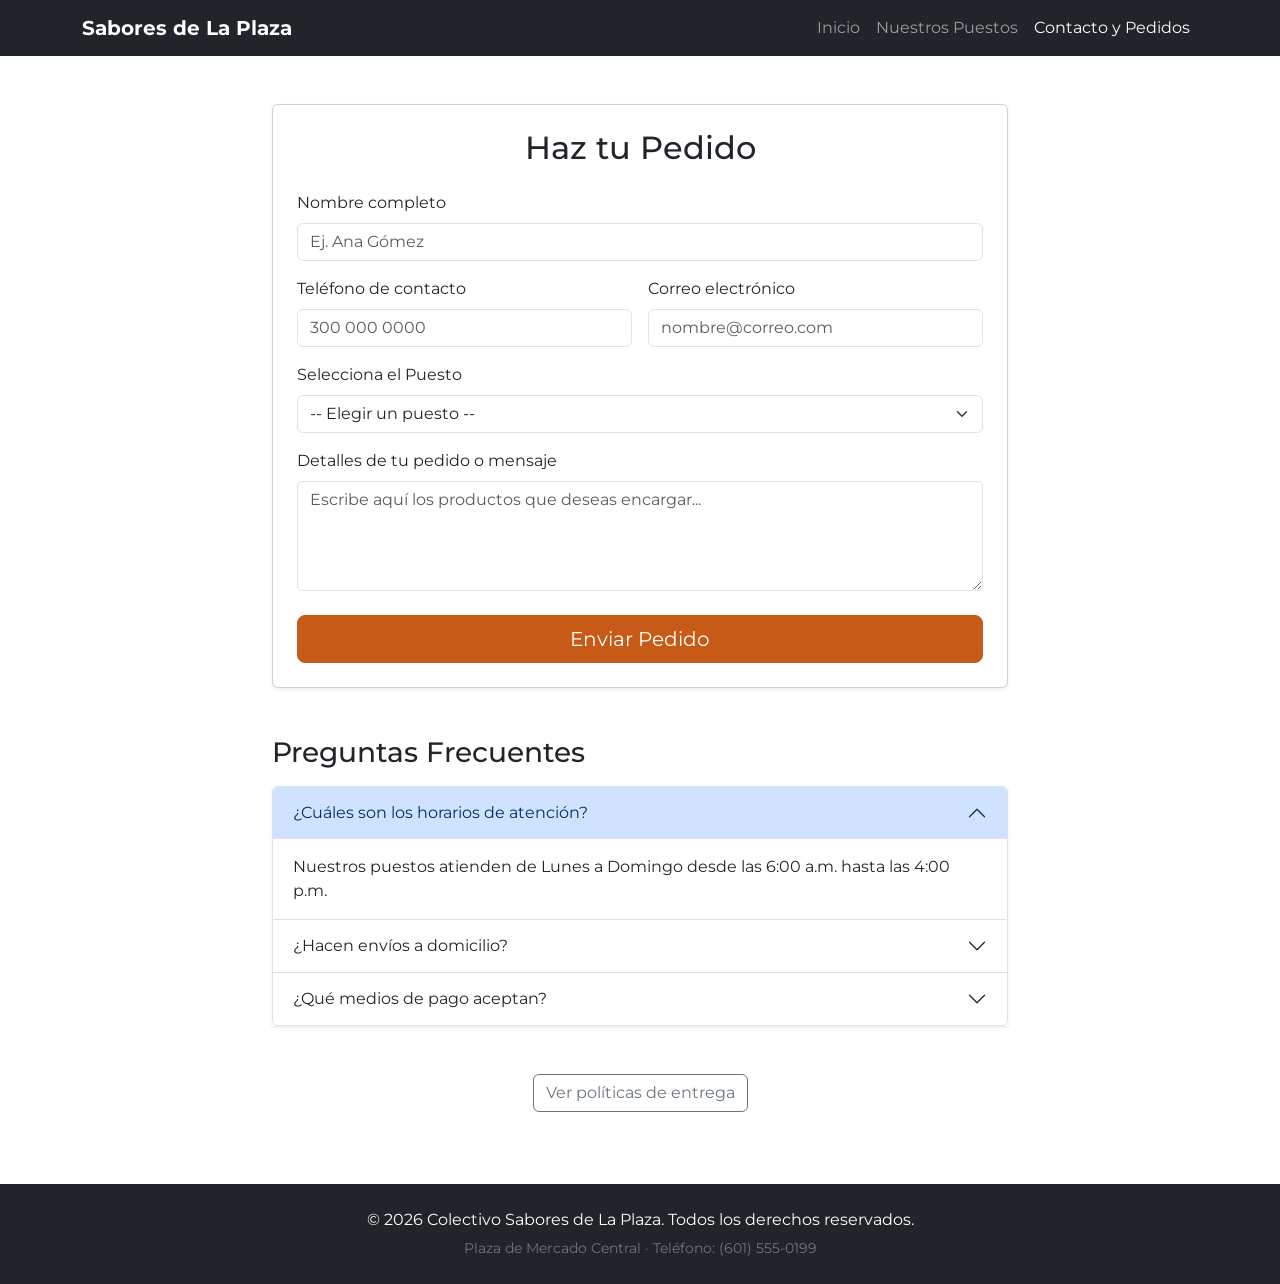
<file: plaza/contacto.html>
<!--
============================================================
Página CONTACTO Y PEDIDOS · Sabores de la Plaza
Ejercicios 01, 02, 06, 07 y 08
============================================================
Escribe tu HTML DEBAJO de este comentario.

Ejercicios 01 y 02 · Igual que en index.html
  - Bootstrap instalado y la MISMA barra de navegación.

Ejercicio 06 · El formulario
  - Campos: nombre (type="text"), teléfono o correo (type="tel" o
    type="email"), un <select> con al menos 3 puestos y un
    <textarea> para el mensaje.
  - Cada campo con su <label for="..."> igual a su id.
  - Clases de Bootstrap: form-control (form-select en el select).
  - Un <button type="submit"> con btn y un color (btn-primary…).
  - Centrado y sin ocupar todo el ancho en pantalla grande:
    la fila con justify-content-center y la columna menor a 12.

Ejercicio 07 · Más componentes de la documentación
  - Preguntas frecuentes (Components → Accordion), al menos 3.
  - Y uno de estos dos: un modal (Components → Modal) o unas
    pestañas (Components → Navs and tabs). Aquí o en otra página.

Ejercicio 08 · La letra
  - El mismo <link> de Google Fonts que en index.html.
============================================================
-->

<!doctype html>
<html lang="es">
  <head>
    <meta charset="UTF-8" />
    <meta name="viewport" content="width=device-width, initial-scale=1.0" />
    <title>Contacto y Pedidos - Sabores de La Plaza</title>

    <link rel="preconnect" href="https://fonts.googleapis.com" />
    <link rel="preconnect" href="https://fonts.gstatic.com" crossorigin />
    <link
      href="https://fonts.googleapis.com/css2?family=Montserrat:wght@400;600;700&display=swap"
      rel="stylesheet"
    />

    <link
      href="https://cdn.jsdelivr.net/npm/bootstrap@5.3.3/dist/css/bootstrap.min.css"
      rel="stylesheet"
    />
    <link rel="stylesheet" href="styles.css" />
  </head>
  <body class="d-flex flex-column min-vh-100">
    <nav class="navbar navbar-expand-lg navbar-dark bg-dark">
      <div class="container">
        <a class="navbar-brand fw-bold" href="index.html"
          >Sabores de La Plaza</a
        >
        <button
          class="navbar-toggler"
          type="button"
          data-bs-toggle="collapse"
          data-bs-target="#navbarContenido"
          aria-controls="navbarContenido"
          aria-expanded="false"
          aria-label="Toggle navigation"
        >
          <span class="navbar-toggler-icon"></span>
        </button>
        <div class="collapse navbar-collapse" id="navbarContenido">
          <ul class="navbar-nav ms-auto mb-2 mb-lg-0">
            <li class="nav-item">
              <a class="nav-link" href="index.html">Inicio</a>
            </li>
            <li class="nav-item">
              <a class="nav-link" href="puestos.html">Nuestros Puestos</a>
            </li>
            <li class="nav-item">
              <a
                class="nav-link active"
                aria-current="page"
                href="contacto.html"
                >Contacto y Pedidos</a
              >
            </li>
          </ul>
        </div>
      </div>
    </nav>

    <main class="container my-5 flex-grow-1">
      <div class="row justify-content-center">
        <div class="col-12 col-md-10 col-lg-8">
          <div class="card shadow-sm p-4 mb-5">
            <h1 class="h2 text-center mb-4">Haz tu Pedido</h1>

            <form>
              <div class="mb-3">
                <label for="nombreCliente" class="form-label"
                  >Nombre completo</label
                >
                <input
                  type="text"
                  class="form-control"
                  id="nombreCliente"
                  placeholder="Ej. Ana Gómez"
                  required
                />
              </div>

              <div class="row g-3 mb-3">
                <div class="col-md-6">
                  <label for="telefonoCliente" class="form-label"
                    >Teléfono de contacto</label
                  >
                  <input
                    type="tel"
                    class="form-control"
                    id="telefonoCliente"
                    placeholder="300 000 0000"
                    required
                  />
                </div>
                <div class="col-md-6">
                  <label for="correoCliente" class="form-label"
                    >Correo electrónico</label
                  >
                  <input
                    type="email"
                    class="form-control"
                    id="correoCliente"
                    placeholder="nombre@correo.com"
                  />
                </div>
              </div>

              <div class="mb-3">
                <label for="puestoSeleccionado" class="form-label"
                  >Selecciona el Puesto</label
                >
                <select class="form-select" id="puestoSeleccionado" required>
                  <option value="" selected disabled>
                    -- Elegir un puesto --
                  </option>
                  <option value="frutas">Frutería Doña María</option>
                  <option value="panaderia">Panadería El Trigal</option>
                  <option value="jugos">Jugos Don José</option>
                  <option value="cafe">Café Origen de la Plaza</option>
                </select>
              </div>

              <div class="mb-4">
                <label for="mensajePedido" class="form-label"
                  >Detalles de tu pedido o mensaje</label
                >
                <textarea
                  class="form-control"
                  id="mensajePedido"
                  rows="4"
                  placeholder="Escribe aquí los productos que deseas encargar..."
                  required
                ></textarea>
              </div>

              <button type="submit" class="btn btn-primary w-100 btn-lg">
                Enviar Pedido
              </button>
            </form>
          </div>

          <div class="mb-5">
            <h2 class="h3 mb-3">Preguntas Frecuentes</h2>
            <div class="accordion shadow-sm" id="accordionFAQ">
              <div class="accordion-item">
                <h2 class="accordion-header" id="faqOne">
                  <button
                    class="accordion-button"
                    type="button"
                    data-bs-toggle="collapse"
                    data-bs-target="#collapseOne"
                    aria-expanded="true"
                    aria-controls="collapseOne"
                  >
                    ¿Cuáles son los horarios de atención?
                  </button>
                </h2>
                <div
                  id="collapseOne"
                  class="accordion-collapse collapse show"
                  aria-labelledby="faqOne"
                  data-bs-parent="#accordionFAQ"
                >
                  <div class="accordion-body">
                    Nuestros puestos atienden de Lunes a Domingo desde las 6:00
                    a.m. hasta las 4:00 p.m.
                  </div>
                </div>
              </div>
              <div class="accordion-item">
                <h2 class="accordion-header" id="faqTwo">
                  <button
                    class="accordion-button collapsed"
                    type="button"
                    data-bs-toggle="collapse"
                    data-bs-target="#collapseTwo"
                    aria-expanded="false"
                    aria-controls="collapseTwo"
                  >
                    ¿Hacen envíos a domicilio?
                  </button>
                </h2>
                <div
                  id="collapseTwo"
                  class="accordion-collapse collapse"
                  aria-labelledby="faqTwo"
                  data-bs-parent="#accordionFAQ"
                >
                  <div class="accordion-body">
                    ¡Sí! Al enviar tu formulario coordinamos el envío directo
                    hasta tu dirección.
                  </div>
                </div>
              </div>
              <div class="accordion-item">
                <h2 class="accordion-header" id="faqThree">
                  <button
                    class="accordion-button collapsed"
                    type="button"
                    data-bs-toggle="collapse"
                    data-bs-target="#collapseThree"
                    aria-expanded="false"
                    aria-controls="collapseThree"
                  >
                    ¿Qué medios de pago aceptan?
                  </button>
                </h2>
                <div
                  id="collapseThree"
                  class="accordion-collapse collapse"
                  aria-labelledby="faqThree"
                  data-bs-parent="#accordionFAQ"
                >
                  <div class="accordion-body">
                    Aceptamos efectivo, transferencias bancarias y pagos por
                    billeteras digitales al momento de la entrega.
                  </div>
                </div>
              </div>
            </div>
          </div>

          <div class="text-center mb-4">
            <button
              type="button"
              class="btn btn-outline-secondary"
              data-bs-toggle="modal"
              data-bs-target="#modalHorarios"
            >
              Ver políticas de entrega
            </button>
          </div>
        </div>
      </div>
    </main>

    <div
      class="modal fade"
      id="modalHorarios"
      tabindex="-1"
      aria-labelledby="modalHorariosLabel"
      aria-hidden="true"
    >
      <div class="modal-dialog">
        <div class="modal-content">
          <div class="modal-header">
            <h5 class="modal-title" id="modalHorariosLabel">
              Políticas de Entrega
            </h5>
            <button
              type="button"
              class="btn-close"
              data-bs-dismiss="modal"
              aria-label="Close"
            ></button>
          </div>
          <div class="modal-body">
            Los pedidos realizados después de las 2:00 p.m. serán programados y
            entregados a primera hora de la mañana del día siguiente.
          </div>
          <div class="modal-footer">
            <button
              type="button"
              class="btn btn-secondary"
              data-bs-dismiss="modal"
            >
              Cerrar
            </button>
          </div>
        </div>
      </div>
    </div>

    <footer class="bg-dark text-white py-4 mt-auto">
      <div class="container text-center">
        <p class="mb-1">
          &copy; 2026 Colectivo Sabores de La Plaza. Todos los derechos
          reservados.
        </p>
        <small class="text-secondary"
          >Plaza de Mercado Central · Teléfono: (601) 555-0199</small
        >
      </div>
    </footer>

    <script src="https://cdn.jsdelivr.net/npm/bootstrap@5.3.3/dist/js/bootstrap.bundle.min.js"></script>
  </body>
</html>
</file>
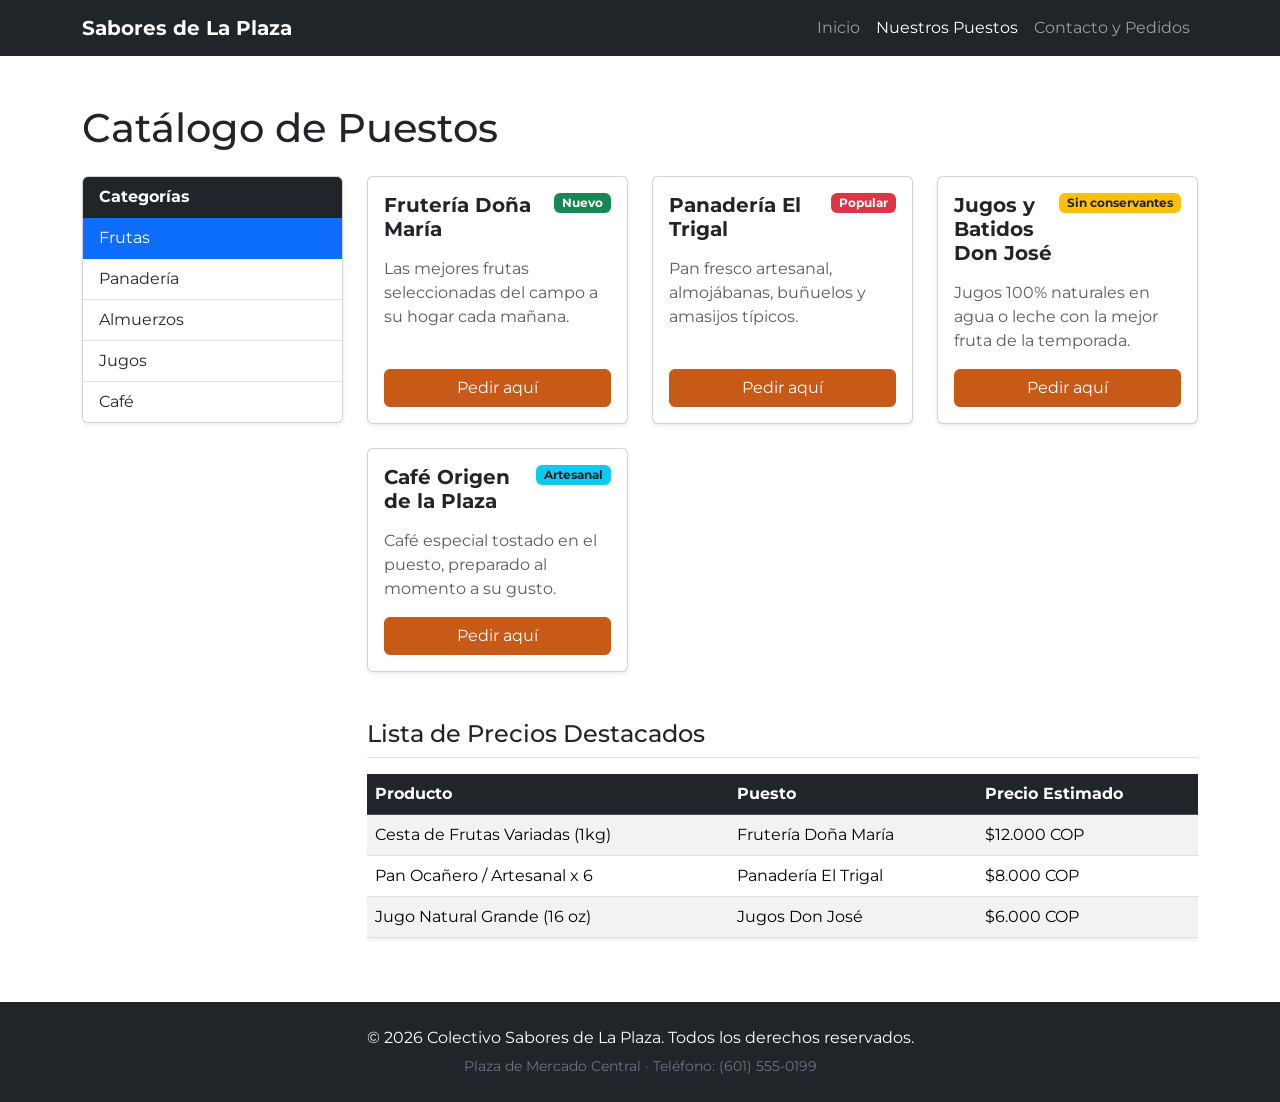
<file: plaza/puestos.html>
<!--
============================================================
Página NUESTROS PUESTOS · Sabores de la Plaza
Ejercicios 01, 02, 04, 05 y 08
============================================================
Escribe tu HTML DEBAJO de este comentario.

Ejercicios 01 y 02 · Igual que en index.html
  - Bootstrap instalado y la MISMA barra de navegación.

Ejercicio 04 · El catálogo
  - Una fila con dos columnas: un lateral angosto y un contenido
    ancho que sumen 12 en pantalla grande.
  - El lateral tiene las 5 categorías: Frutas, Panadería,
    Almuerzos, Jugos y Café (por ejemplo, con un list-group).
  - El contenido tiene al menos 4 tarjetas (card), cada una en su
    propia columna, con card-title, card-text y un botón.
  - Todas las tarjetas de una fila miden lo mismo (h-100).
  - Más tarjetas por fila en el computador; menos en el celular.

Ejercicio 05 · A cazar en la documentación
  - Al menos 3 distintivos de color (Components → Badge) dentro de
    las tarjetas: "Nuevo", "Popular", "Sin conservantes"…
  - Una tabla de precios (Content → Tables) con la clase table,
    un <thead> con al menos 2 columnas y al menos 3 productos.

Ejercicio 08 · La letra
  - El mismo <link> de Google Fonts que en index.html.
============================================================
-->

<!doctype html>
<html lang="es">
  <head>
    <meta charset="UTF-8" />
    <meta name="viewport" content="width=device-width, initial-scale=1.0" />
    <title>Nuestros Puestos - Sabores de La Plaza</title>

    <link rel="preconnect" href="https://fonts.googleapis.com" />
    <link rel="preconnect" href="https://fonts.gstatic.com" crossorigin />
    <link
      href="https://fonts.googleapis.com/css2?family=Montserrat:wght@400;600;700&display=swap"
      rel="stylesheet"
    />

    <link
      href="https://cdn.jsdelivr.net/npm/bootstrap@5.3.3/dist/css/bootstrap.min.css"
      rel="stylesheet"
    />
    <link rel="stylesheet" href="styles.css" />
  </head>
  <body class="d-flex flex-column min-vh-100">
    <nav class="navbar navbar-expand-lg navbar-dark bg-dark">
      <div class="container">
        <a class="navbar-brand fw-bold" href="index.html"
          >Sabores de La Plaza</a
        >
        <button
          class="navbar-toggler"
          type="button"
          data-bs-toggle="collapse"
          data-bs-target="#navbarContenido"
          aria-controls="navbarContenido"
          aria-expanded="false"
          aria-label="Toggle navigation"
        >
          <span class="navbar-toggler-icon"></span>
        </button>
        <div class="collapse navbar-collapse" id="navbarContenido">
          <ul class="navbar-nav ms-auto mb-2 mb-lg-0">
            <li class="nav-item">
              <a class="nav-link" href="index.html">Inicio</a>
            </li>
            <li class="nav-item">
              <a class="nav-link active" aria-current="page" href="puestos.html"
                >Nuestros Puestos</a
              >
            </li>
            <li class="nav-item">
              <a class="nav-link" href="contacto.html">Contacto y Pedidos</a>
            </li>
          </ul>
        </div>
      </div>
    </nav>

    <main class="container my-5 flex-grow-1">
      <h1 class="mb-4 text-center text-lg-start">Catálogo de Puestos</h1>

      <div class="row g-4">
        <aside class="col-12 col-lg-3">
          <div class="card shadow-sm">
            <div class="card-header bg-dark text-white fw-bold">Categorías</div>
            <ul class="list-group list-group-flush">
              <li class="list-group-item active">Frutas</li>
              <li class="list-group-item">Panadería</li>
              <li class="list-group-item">Almuerzos</li>
              <li class="list-group-item">Jugos</li>
              <li class="list-group-item">Café</li>
            </ul>
          </div>
        </aside>

        <section class="col-12 col-lg-9">
          <div class="row g-4 mb-5">
            <div class="col-12 col-md-6 col-xl-4">
              <div class="card h-100 shadow-sm">
                <div class="card-body d-flex flex-column">
                  <div
                    class="d-flex justify-content-between align-items-start mb-2"
                  >
                    <h5 class="card-title fw-bold">Frutería Doña María</h5>
                    <span class="badge bg-success">Nuevo</span>
                  </div>
                  <p class="card-text text-muted flex-grow-1">
                    Las mejores frutas seleccionadas del campo a su hogar cada
                    mañana.
                  </p>
                  <a href="contacto.html" class="btn btn-primary mt-auto"
                    >Pedir aquí</a
                  >
                </div>
              </div>
            </div>

            <div class="col-12 col-md-6 col-xl-4">
              <div class="card h-100 shadow-sm">
                <div class="card-body d-flex flex-column">
                  <div
                    class="d-flex justify-content-between align-items-start mb-2"
                  >
                    <h5 class="card-title fw-bold">Panadería El Trigal</h5>
                    <span class="badge bg-danger">Popular</span>
                  </div>
                  <p class="card-text text-muted flex-grow-1">
                    Pan fresco artesanal, almojábanas, buñuelos y amasijos
                    típicos.
                  </p>
                  <a href="contacto.html" class="btn btn-primary mt-auto"
                    >Pedir aquí</a
                  >
                </div>
              </div>
            </div>

            <div class="col-12 col-md-6 col-xl-4">
              <div class="card h-100 shadow-sm">
                <div class="card-body d-flex flex-column">
                  <div
                    class="d-flex justify-content-between align-items-start mb-2"
                  >
                    <h5 class="card-title fw-bold">Jugos y Batidos Don José</h5>
                    <span class="badge bg-warning text-dark"
                      >Sin conservantes</span
                    >
                  </div>
                  <p class="card-text text-muted flex-grow-1">
                    Jugos 100% naturales en agua o leche con la mejor fruta de
                    la temporada.
                  </p>
                  <a href="contacto.html" class="btn btn-primary mt-auto"
                    >Pedir aquí</a
                  >
                </div>
              </div>
            </div>

            <div class="col-12 col-md-6 col-xl-4">
              <div class="card h-100 shadow-sm">
                <div class="card-body d-flex flex-column">
                  <div
                    class="d-flex justify-content-between align-items-start mb-2"
                  >
                    <h5 class="card-title fw-bold">Café Origen de la Plaza</h5>
                    <span class="badge bg-info text-dark">Artesanal</span>
                  </div>
                  <p class="card-text text-muted flex-grow-1">
                    Café especial tostado en el puesto, preparado al momento a
                    su gusto.
                  </p>
                  <a href="contacto.html" class="btn btn-primary mt-auto"
                    >Pedir aquí</a
                  >
                </div>
              </div>
            </div>
          </div>

          <h3 class="h4 mb-3 border-bottom pb-2">
            Lista de Precios Destacados
          </h3>
          <div class="table-responsive">
            <table
              class="table table-striped table-hover align-middle shadow-sm"
            >
              <thead class="table-dark">
                <tr>
                  <th scope="col">Producto</th>
                  <th scope="col">Puesto</th>
                  <th scope="col">Precio Estimado</th>
                </tr>
              </thead>
              <tbody>
                <tr>
                  <td>Cesta de Frutas Variadas (1kg)</td>
                  <td>Frutería Doña María</td>
                  <td>$12.000 COP</td>
                </tr>
                <tr>
                  <td>Pan Ocañero / Artesanal x 6</td>
                  <td>Panadería El Trigal</td>
                  <td>$8.000 COP</td>
                </tr>
                <tr>
                  <td>Jugo Natural Grande (16 oz)</td>
                  <td>Jugos Don José</td>
                  <td>$6.000 COP</td>
                </tr>
              </tbody>
            </table>
          </div>
        </section>
      </div>
    </main>

    <footer class="bg-dark text-white py-4 mt-auto">
      <div class="container text-center">
        <p class="mb-1">
          &copy; 2026 Colectivo Sabores de La Plaza. Todos los derechos
          reservados.
        </p>
        <small class="text-secondary"
          >Plaza de Mercado Central · Teléfono: (601) 555-0199</small
        >
      </div>
    </footer>

    <script src="https://cdn.jsdelivr.net/npm/bootstrap@5.3.3/dist/js/bootstrap.bundle.min.js"></script>
  </body>
</html>
</file>
<file: plaza/styles.css>
/*
============================================================
Ejercicio 08 · La identidad visual de Sabores de la Plaza
============================================================
El cliente pidió "nuestros propios colores, no el azul de todos
los sitios" y "una letra que se sienta cálida".
Escribe tu CSS DEBAJO de este comentario.

  - En :root, cambia --bs-primary y --bs-primary-rgb por tu color
    principal (el mismo color: uno en hexadecimal y otro en números).
  - En :root, cambia --bs-body-font-family por la fuente que traes
    de Google Fonts (el mismo nombre que va en el <link>).
  - Una regla para .btn-primary que cambie --bs-btn-bg (y si
    quieres, --bs-btn-border-color y --bs-btn-hover-bg).

Recuerda: este archivo se enlaza DESPUÉS de Bootstrap.
La paleta es tuya: colores cálidos de plaza de mercado.
============================================================
*/

@import url("https://fonts.googleapis.com/css2?family=Montserrat:wght@400;600;700&display=swap");

:root {
  --bs-primary: #c85a17;
  --bs-primary-rgb: 200, 90, 23;

  --bs-body-font-family: "Montserrat", sans-serif;
}

.btn-primary {
  --bs-btn-bg: #c85a17;
  --bs-btn-border-color: #c85a17;
  --bs-btn-hover-bg: #a3460f;
  --bs-btn-hover-border-color: #923e0c;
  --bs-btn-active-bg: #923e0c;
  --bs-btn-active-border-color: #81360a;
}
</file>
